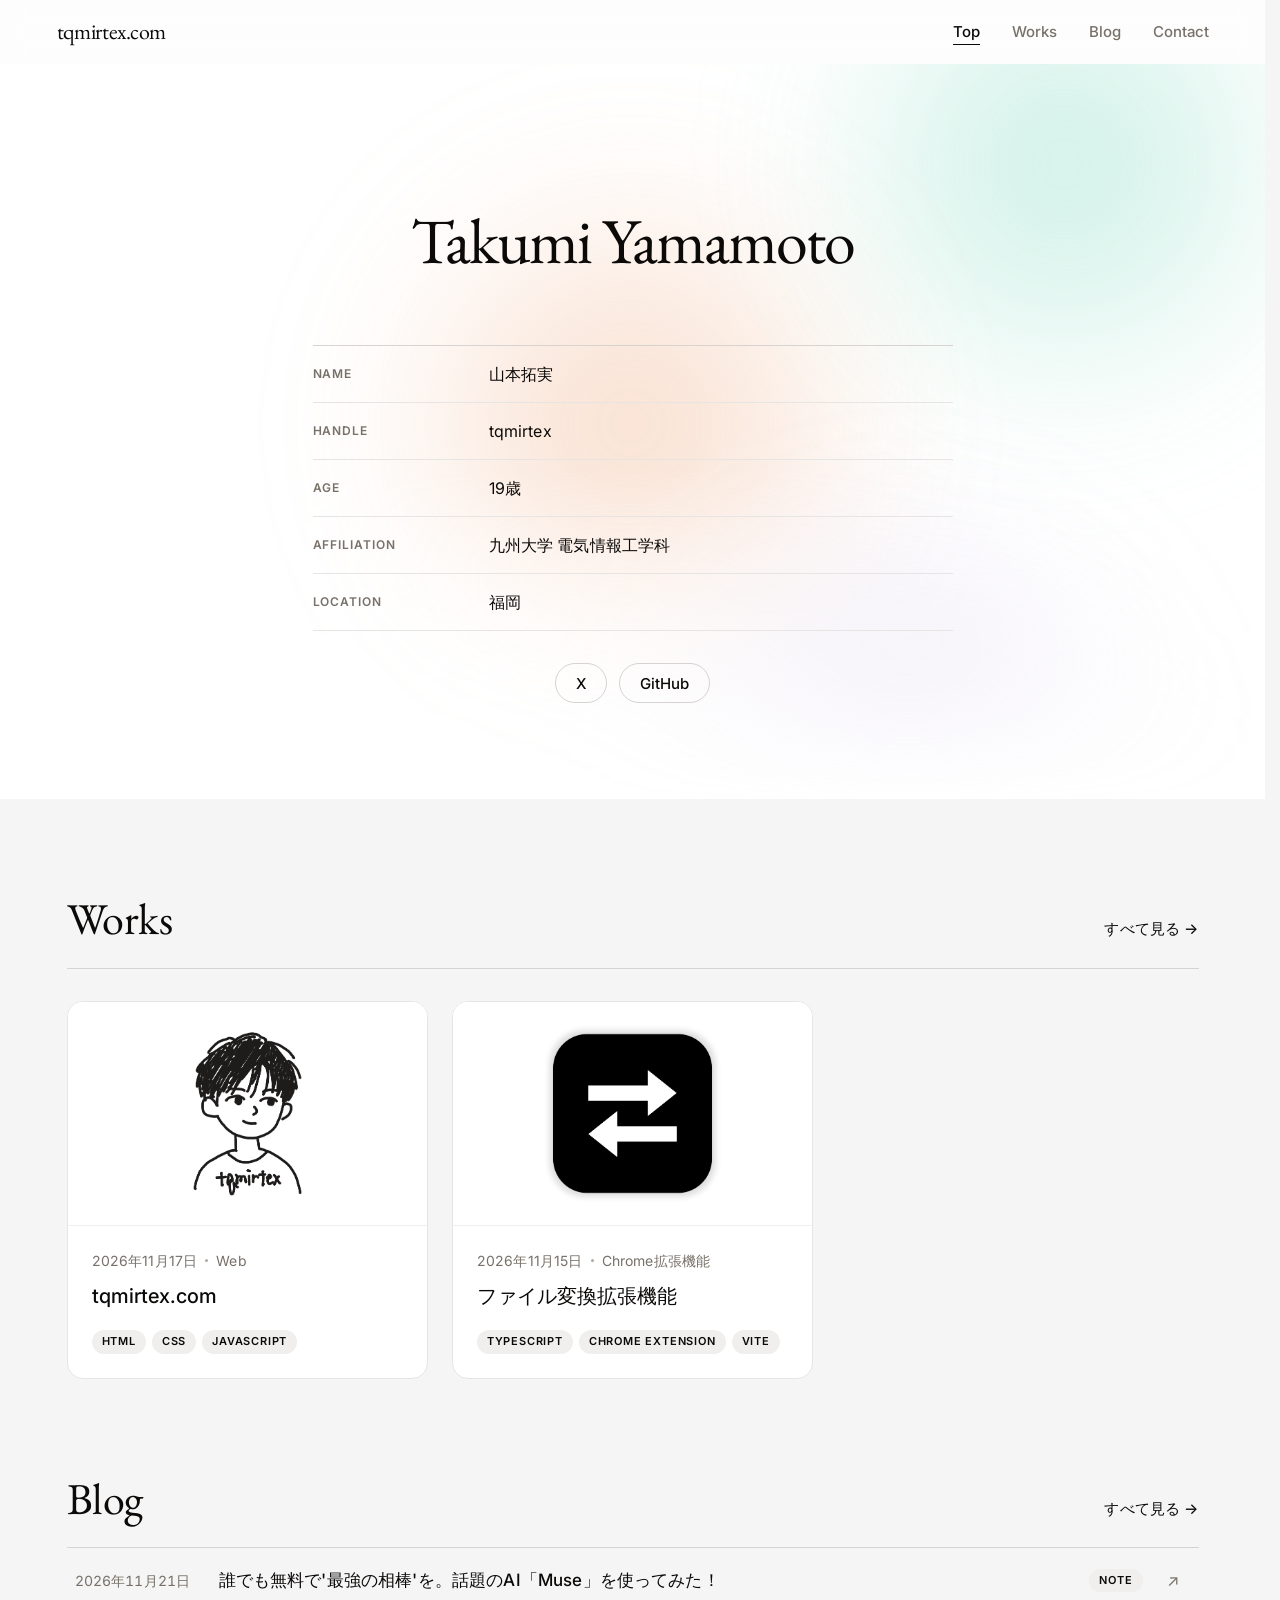
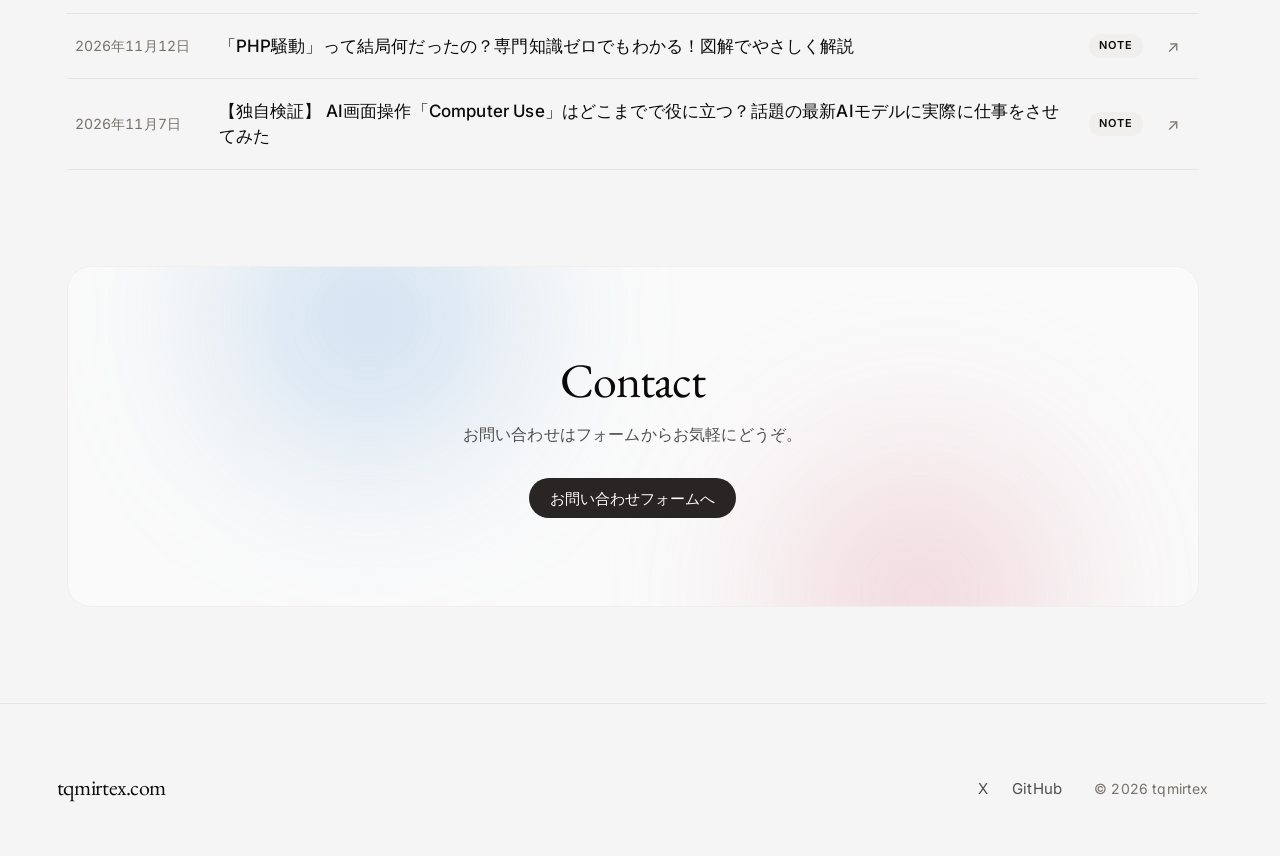
<file: index.html>
<!DOCTYPE html>
<html lang="ja" class="no-js">
<head>
  <meta charset="UTF-8">
  <meta name="viewport" content="width=device-width, initial-scale=1">
  <title>tqmirtex.com</title>
  <meta name="description" content="tqmirtex（山本拓実）のポートフォリオ">
  <meta property="og:title" content="tqmirtex.com">
  <meta property="og:type" content="website">
  <link rel="icon" href="assets/images/favicon.png" type="image/png">
  <link rel="preconnect" href="https://fonts.googleapis.com">
  <link rel="preconnect" href="https://fonts.gstatic.com" crossorigin>
  <link href="https://fonts.googleapis.com/css2?family=EB+Garamond:wght@400;600&family=Inter:wght@400;500;600&display=swap" rel="stylesheet">
  <link rel="stylesheet" href="assets/css/style.css">
</head>
<body>
  <header class="site-header">
    <div class="container site-header__inner">
      <a class="site-logo" href="./">tqmirtex.com</a>
      <button class="nav-toggle" type="button" aria-label="メニューを開く" aria-expanded="false" aria-controls="site-nav">
        <span></span><span></span>
      </button>
      <nav class="site-nav" id="site-nav">
        <a href="./" aria-current="page">Top</a>
        <a href="works/">Works</a>
        <a href="blog/">Blog</a>
        <a href="contact/">Contact</a>
      </nav>
    </div>
  </header>

  <main>
    <section class="hero">
      <div class="orbs" aria-hidden="true">
        <span class="orb orb--mint"></span>
        <span class="orb orb--peach"></span>
        <span class="orb orb--lavender"></span>
      </div>
      <div class="container hero__inner">
        <img class="hero__avatar" src="assets/images/avatar.png" alt="山本拓実のイラスト" width="340" height="510">
        <h1 class="hero__title reveal">Takumi Yamamoto</h1>

        <dl class="profile reveal">
          <div class="profile__row">
            <dt>Name</dt>
            <dd>山本拓実</dd>
          </div>
          <div class="profile__row">
            <dt>Handle</dt>
            <dd>tqmirtex</dd>
          </div>
          <div class="profile__row">
            <dt>Age</dt>
            <dd>19歳</dd>
          </div>
          <div class="profile__row">
            <dt>Affiliation</dt>
            <dd>九州大学 電気情報工学科</dd>
          </div>
          <div class="profile__row">
            <dt>Location</dt>
            <dd>福岡</dd>
          </div>
        </dl>

        <ul class="social reveal">
          <li><a class="btn btn--outline" href="https://x.com/tqmirtex" target="_blank" rel="noopener">X</a></li>
          <li><a class="btn btn--outline" href="https://github.com/tqmirtex" target="_blank" rel="noopener">GitHub</a></li>
        </ul>
      </div>
    </section>

    <section class="section">
      <div class="container">
        <div class="section__head">
          <h2 class="section__title">Works</h2>
          <a class="link-more" href="works/">すべて見る <span aria-hidden="true">→</span></a>
        </div>
        <div class="card-grid" data-works-list data-limit="3"></div>
      </div>
    </section>

    <section class="section">
      <div class="container">
        <div class="section__head">
          <h2 class="section__title">Blog</h2>
          <a class="link-more" href="blog/">すべて見る <span aria-hidden="true">→</span></a>
        </div>
        <ul class="post-list" data-blog-list data-limit="5"></ul>
      </div>
    </section>

    <section class="section section--cta">
      <div class="container">
        <div class="cta-card">
          <div class="orbs" aria-hidden="true">
            <span class="orb orb--sky"></span>
            <span class="orb orb--rose"></span>
          </div>
          <h2 class="cta-card__title">Contact</h2>
          <p class="cta-card__text">お問い合わせはフォームからお気軽にどうぞ。</p>
          <a class="btn btn--primary" href="contact/">お問い合わせフォームへ</a>
        </div>
      </div>
    </section>
  </main>

  <footer class="site-footer">
    <div class="container site-footer__inner">
      <a class="site-logo" href="./">tqmirtex.com</a>
      <ul class="site-footer__links">
        <li><a href="https://x.com/tqmirtex" target="_blank" rel="noopener">X</a></li>
        <li><a href="https://github.com/tqmirtex" target="_blank" rel="noopener">GitHub</a></li>
      </ul>
      <p class="site-footer__copy">&copy; <span data-year></span> tqmirtex</p>
    </div>
  </footer>

  <script src="assets/js/data/works.js"></script>
  <script src="assets/js/data/blog.js"></script>
  <script src="assets/js/main.js"></script>
</body>
</html>
</file>
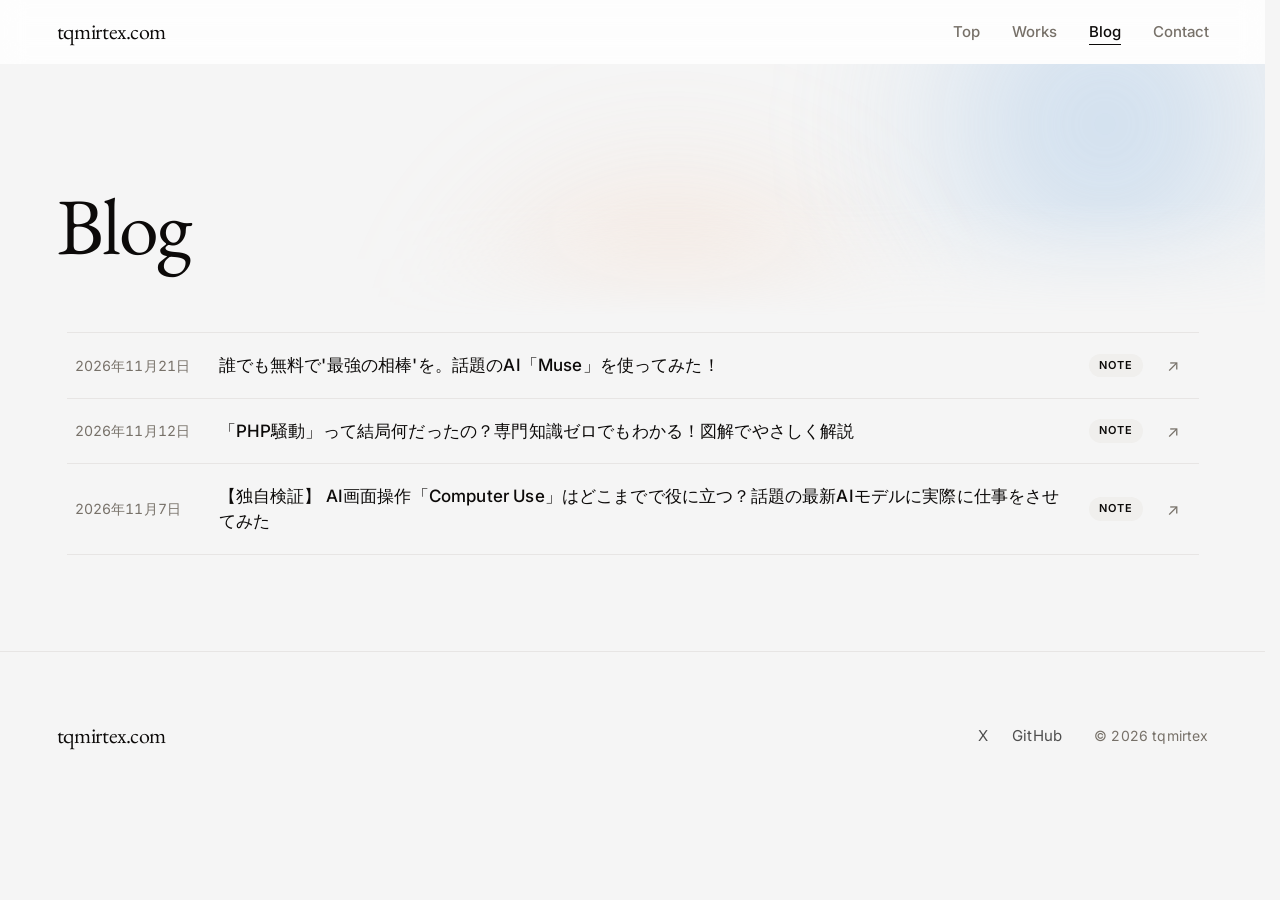
<file: blog/index.html>
<!DOCTYPE html>
<html lang="ja" class="no-js">
<head>
  <meta charset="UTF-8">
  <meta name="viewport" content="width=device-width, initial-scale=1">
  <title>Blog — tqmirtex.com</title>
  <meta name="description" content="山本拓実のブログ記事一覧">
  <link rel="icon" href="../assets/images/favicon.png" type="image/png">
  <link rel="preconnect" href="https://fonts.googleapis.com">
  <link rel="preconnect" href="https://fonts.gstatic.com" crossorigin>
  <link href="https://fonts.googleapis.com/css2?family=EB+Garamond:wght@400;600&family=Inter:wght@400;500;600&display=swap" rel="stylesheet">
  <link rel="stylesheet" href="../assets/css/style.css">
</head>
<body>
  <header class="site-header">
    <div class="container site-header__inner">
      <a class="site-logo" href="../">tqmirtex.com</a>
      <button class="nav-toggle" type="button" aria-label="メニューを開く" aria-expanded="false" aria-controls="site-nav">
        <span></span><span></span>
      </button>
      <nav class="site-nav" id="site-nav">
        <a href="../">Top</a>
        <a href="../works/">Works</a>
        <a href="../blog/" aria-current="page">Blog</a>
        <a href="../contact/">Contact</a>
      </nav>
    </div>
  </header>

  <main>
    <section class="page-head">
      <div class="orbs" aria-hidden="true">
        <span class="orb orb--sky"></span>
        <span class="orb orb--peach"></span>
      </div>
      <div class="container">
        <h1 class="page-head__title reveal">Blog</h1>
      </div>
    </section>

    <section class="section section--tight">
      <div class="container">
        <ul class="post-list" data-blog-list data-per-page="15"></ul>
        <nav class="pagination" data-pagination="blog" aria-label="ページ送り"></nav>
      </div>
    </section>
  </main>

  <footer class="site-footer">
    <div class="container site-footer__inner">
      <a class="site-logo" href="../">tqmirtex.com</a>
      <ul class="site-footer__links">
        <li><a href="https://x.com/tqmirtex" target="_blank" rel="noopener">X</a></li>
        <li><a href="https://github.com/tqmirtex" target="_blank" rel="noopener">GitHub</a></li>
      </ul>
      <p class="site-footer__copy">&copy; <span data-year></span> tqmirtex</p>
    </div>
  </footer>

  <script src="../assets/js/data/blog.js"></script>
  <script src="../assets/js/main.js"></script>
</body>
</html>
</file>
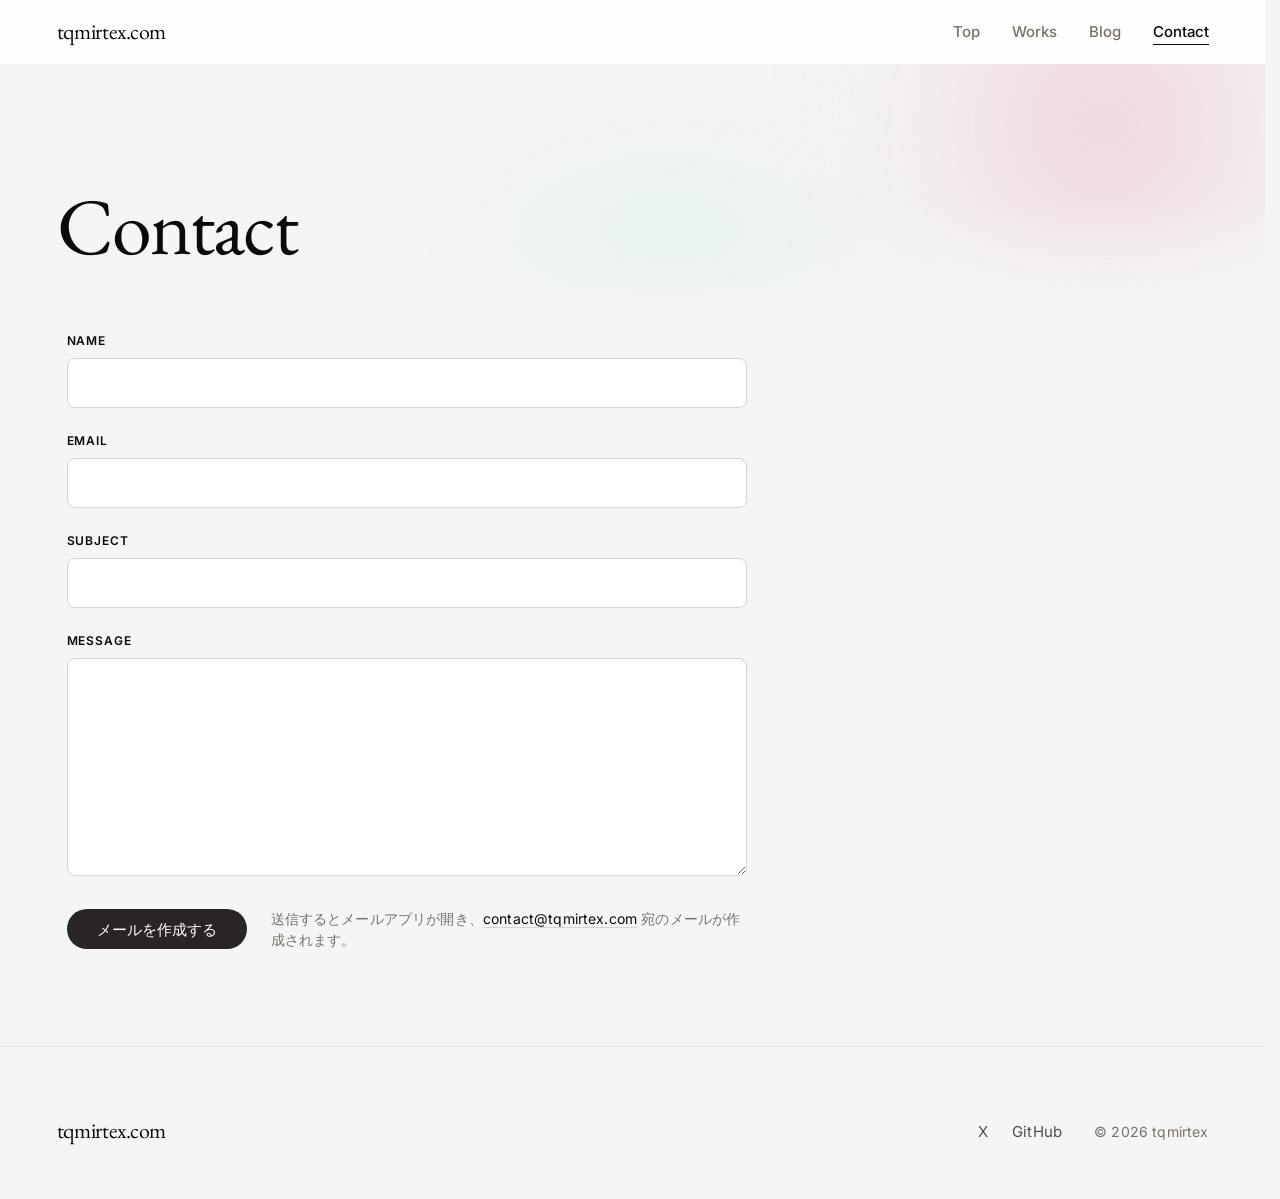
<file: contact/index.html>
<!DOCTYPE html>
<html lang="ja" class="no-js">
<head>
  <meta charset="UTF-8">
  <meta name="viewport" content="width=device-width, initial-scale=1">
  <title>Contact — tqmirtex.com</title>
  <meta name="description" content="山本拓実へのお問い合わせ">
  <link rel="icon" href="../assets/images/favicon.png" type="image/png">
  <link rel="preconnect" href="https://fonts.googleapis.com">
  <link rel="preconnect" href="https://fonts.gstatic.com" crossorigin>
  <link href="https://fonts.googleapis.com/css2?family=EB+Garamond:wght@400;600&family=Inter:wght@400;500;600&display=swap" rel="stylesheet">
  <link rel="stylesheet" href="../assets/css/style.css">
</head>
<body>
  <header class="site-header">
    <div class="container site-header__inner">
      <a class="site-logo" href="../">tqmirtex.com</a>
      <button class="nav-toggle" type="button" aria-label="メニューを開く" aria-expanded="false" aria-controls="site-nav">
        <span></span><span></span>
      </button>
      <nav class="site-nav" id="site-nav">
        <a href="../">Top</a>
        <a href="../works/">Works</a>
        <a href="../blog/">Blog</a>
        <a href="../contact/" aria-current="page">Contact</a>
      </nav>
    </div>
  </header>

  <main>
    <section class="page-head">
      <div class="orbs" aria-hidden="true">
        <span class="orb orb--rose"></span>
        <span class="orb orb--mint"></span>
      </div>
      <div class="container">
        <h1 class="page-head__title reveal">Contact</h1>
      </div>
    </section>

    <section class="section section--tight">
      <div class="container">
        <form class="contact-form" data-contact-form novalidate>
          <div class="field">
            <label for="name">Name</label>
            <input id="name" name="name" type="text" autocomplete="name" required>
            <p class="field__error" aria-live="polite"></p>
          </div>
          <div class="field">
            <label for="email">Email</label>
            <input id="email" name="email" type="email" autocomplete="email" required>
            <p class="field__error" aria-live="polite"></p>
          </div>
          <div class="field">
            <label for="subject">Subject</label>
            <input id="subject" name="subject" type="text" required>
            <p class="field__error" aria-live="polite"></p>
          </div>
          <div class="field">
            <label for="message">Message</label>
            <textarea id="message" name="message" rows="8" required></textarea>
            <p class="field__error" aria-live="polite"></p>
          </div>
          <div class="contact-form__foot">
            <button class="btn btn--primary" type="submit">メールを作成する</button>
            <p class="contact-form__note">送信するとメールアプリが開き、<a href="mailto:contact@tqmirtex.com">contact@tqmirtex.com</a> 宛のメールが作成されます。</p>
          </div>
          <p class="contact-form__status" data-form-status aria-live="polite"></p>
        </form>
      </div>
    </section>
  </main>

  <footer class="site-footer">
    <div class="container site-footer__inner">
      <a class="site-logo" href="../">tqmirtex.com</a>
      <ul class="site-footer__links">
        <li><a href="https://x.com/tqmirtex" target="_blank" rel="noopener">X</a></li>
        <li><a href="https://github.com/tqmirtex" target="_blank" rel="noopener">GitHub</a></li>
      </ul>
      <p class="site-footer__copy">&copy; <span data-year></span> tqmirtex</p>
    </div>
  </footer>

  <script src="../assets/js/main.js"></script>
</body>
</html>
</file>
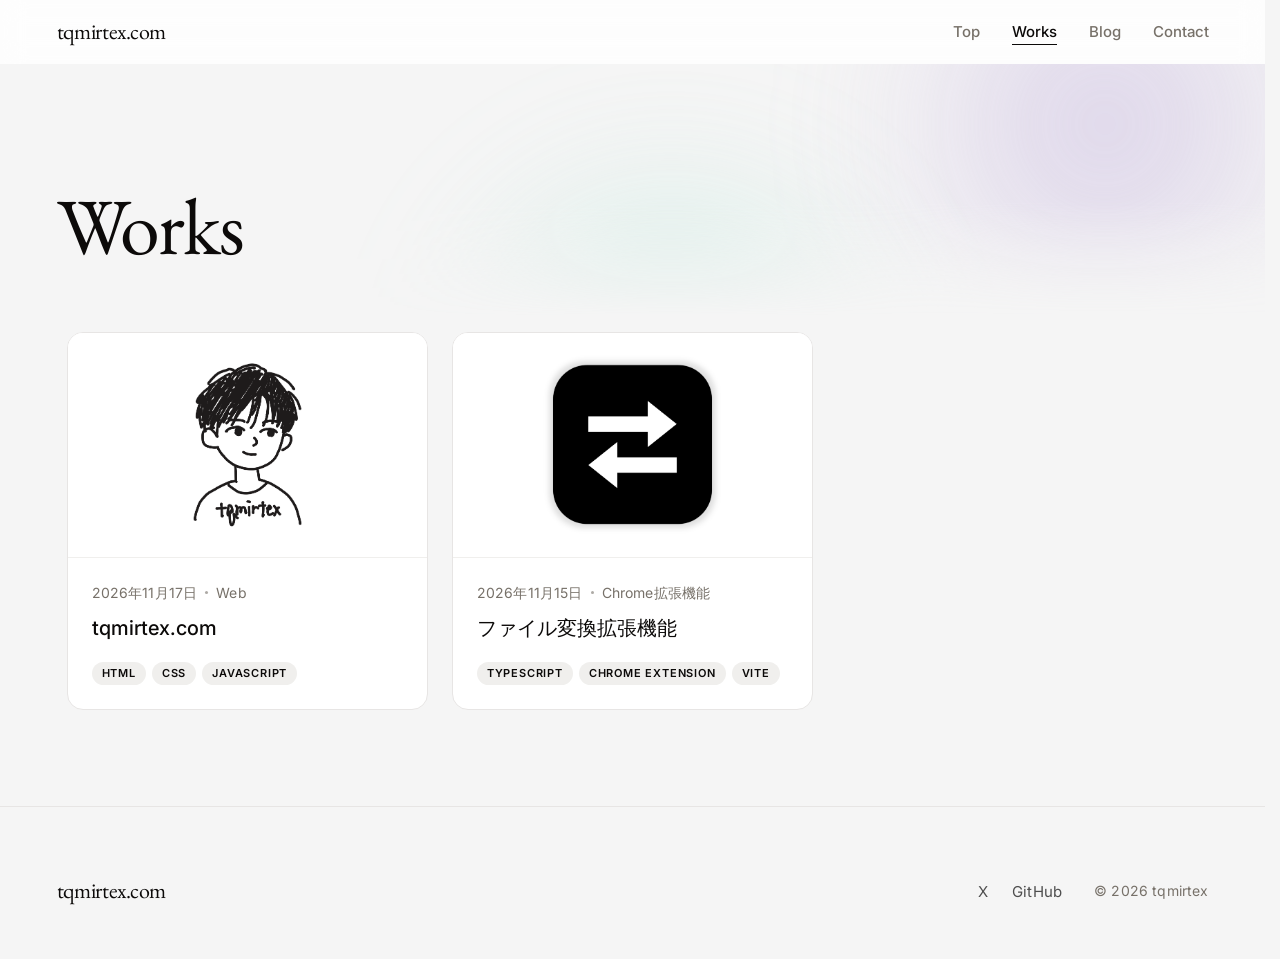
<file: works/index.html>
<!DOCTYPE html>
<html lang="ja" class="no-js">
<head>
  <meta charset="UTF-8">
  <meta name="viewport" content="width=device-width, initial-scale=1">
  <title>Works — tqmirtex.com</title>
  <meta name="description" content="山本拓実の実績一覧">
  <link rel="icon" href="../assets/images/favicon.png" type="image/png">
  <link rel="preconnect" href="https://fonts.googleapis.com">
  <link rel="preconnect" href="https://fonts.gstatic.com" crossorigin>
  <link href="https://fonts.googleapis.com/css2?family=EB+Garamond:wght@400;600&family=Inter:wght@400;500;600&display=swap" rel="stylesheet">
  <link rel="stylesheet" href="../assets/css/style.css">
</head>
<body>
  <header class="site-header">
    <div class="container site-header__inner">
      <a class="site-logo" href="../">tqmirtex.com</a>
      <button class="nav-toggle" type="button" aria-label="メニューを開く" aria-expanded="false" aria-controls="site-nav">
        <span></span><span></span>
      </button>
      <nav class="site-nav" id="site-nav">
        <a href="../">Top</a>
        <a href="../works/" aria-current="page">Works</a>
        <a href="../blog/">Blog</a>
        <a href="../contact/">Contact</a>
      </nav>
    </div>
  </header>

  <main>
    <section class="page-head">
      <div class="orbs" aria-hidden="true">
        <span class="orb orb--lavender"></span>
        <span class="orb orb--mint"></span>
      </div>
      <div class="container">
        <h1 class="page-head__title reveal">Works</h1>
      </div>
    </section>

    <section class="section section--tight">
      <div class="container">
        <div class="card-grid" data-works-list data-per-page="12"></div>
        <nav class="pagination" data-pagination="works" aria-label="ページ送り"></nav>
      </div>
    </section>
  </main>

  <footer class="site-footer">
    <div class="container site-footer__inner">
      <a class="site-logo" href="../">tqmirtex.com</a>
      <ul class="site-footer__links">
        <li><a href="https://x.com/tqmirtex" target="_blank" rel="noopener">X</a></li>
        <li><a href="https://github.com/tqmirtex" target="_blank" rel="noopener">GitHub</a></li>
      </ul>
      <p class="site-footer__copy">&copy; <span data-year></span> tqmirtex</p>
    </div>
  </footer>

  <script src="../assets/js/data/works.js"></script>
  <script src="../assets/js/main.js"></script>
</body>
</html>
</file>
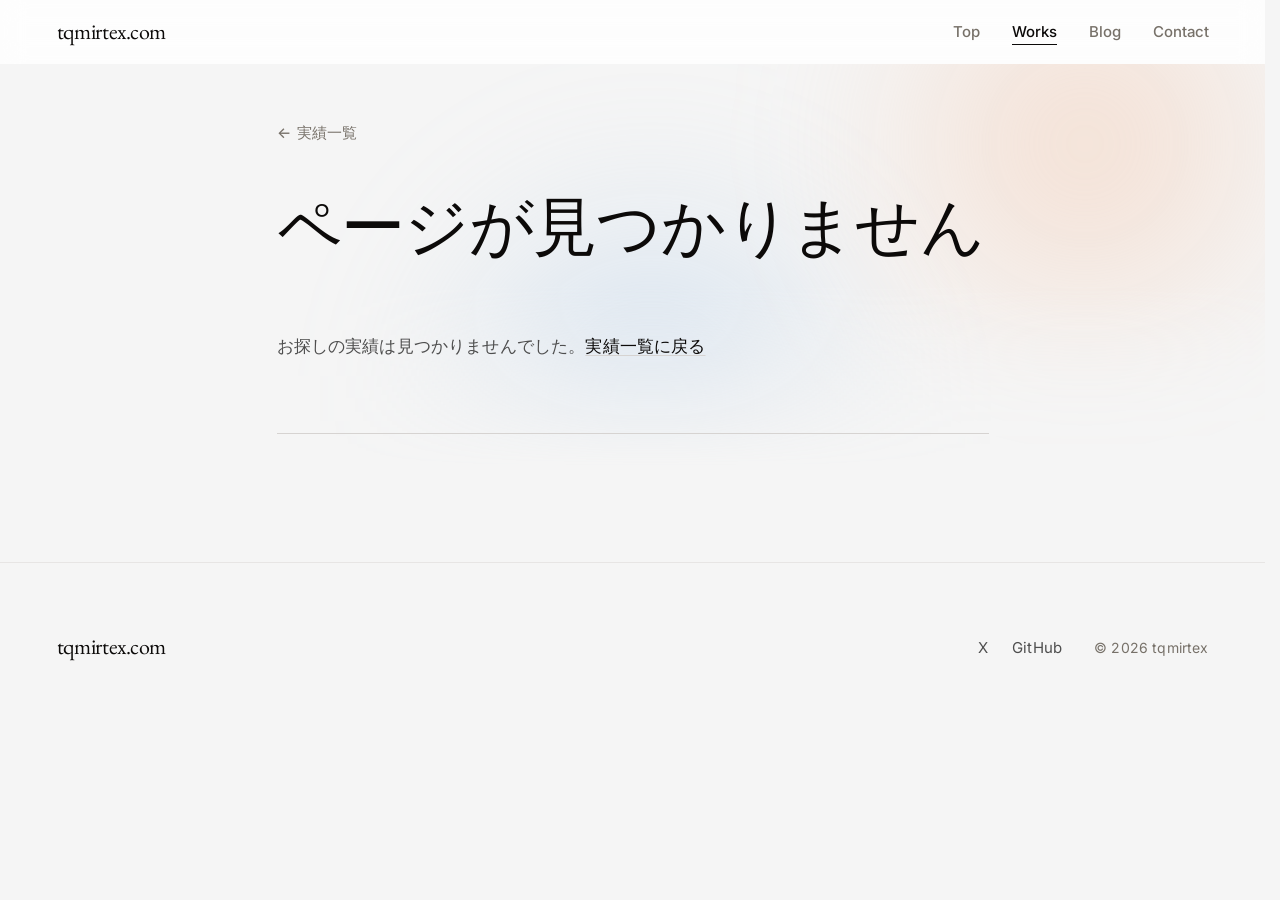
<file: works/detail.html>
<!DOCTYPE html>
<html lang="ja" class="no-js">
<head>
  <meta charset="UTF-8">
  <meta name="viewport" content="width=device-width, initial-scale=1">
  <title>Work — tqmirtex.com</title>
  <meta name="description" content="実績の詳細">
  <link rel="icon" href="../assets/images/favicon.png" type="image/png">
  <link rel="preconnect" href="https://fonts.googleapis.com">
  <link rel="preconnect" href="https://fonts.gstatic.com" crossorigin>
  <link href="https://fonts.googleapis.com/css2?family=EB+Garamond:wght@400;600&family=Inter:wght@400;500;600&display=swap" rel="stylesheet">
  <link rel="stylesheet" href="../assets/css/style.css">
</head>
<body>
  <header class="site-header">
    <div class="container site-header__inner">
      <a class="site-logo" href="../">tqmirtex.com</a>
      <button class="nav-toggle" type="button" aria-label="メニューを開く" aria-expanded="false" aria-controls="site-nav">
        <span></span><span></span>
      </button>
      <nav class="site-nav" id="site-nav">
        <a href="../">Top</a>
        <a href="../works/" aria-current="page">Works</a>
        <a href="../blog/">Blog</a>
        <a href="../contact/">Contact</a>
      </nav>
    </div>
  </header>

  <main>
    <article class="work-detail" data-work-detail>
      <div class="orbs" aria-hidden="true">
        <span class="orb orb--peach"></span>
        <span class="orb orb--sky"></span>
      </div>
      <div class="container container--narrow">
        <a class="link-back" href="./"><span aria-hidden="true">←</span> 実績一覧</a>
        <header class="work-detail__head">
          <p class="work-detail__meta"><time data-field="date"></time><span class="dot" aria-hidden="true"></span><span data-field="type"></span></p>
          <h1 class="work-detail__title" data-field="title"></h1>
          <ul class="tags" data-field="stack"></ul>
        </header>
        <figure class="work-detail__thumb"><img data-field="thumbnail" alt=""></figure>
        <div class="prose" data-field="body"></div>
        <nav class="work-detail__nav" data-field="nav" aria-label="前後の実績"></nav>
      </div>
    </article>
  </main>

  <footer class="site-footer">
    <div class="container site-footer__inner">
      <a class="site-logo" href="../">tqmirtex.com</a>
      <ul class="site-footer__links">
        <li><a href="https://x.com/tqmirtex" target="_blank" rel="noopener">X</a></li>
        <li><a href="https://github.com/tqmirtex" target="_blank" rel="noopener">GitHub</a></li>
      </ul>
      <p class="site-footer__copy">&copy; <span data-year></span> tqmirtex</p>
    </div>
  </footer>

  <script src="../assets/js/data/works.js"></script>
  <script src="../assets/js/main.js"></script>
</body>
</html>
</file>
<file: assets/css/style.css>
:root {
  --color-primary: #000000;
  --color-primary-active: #000000;
  --color-ink: #000000;
  --color-body: #60646c;
  --color-muted: #8b8f98;
  --color-line: #e6e8eb;
  --color-line-soft: #f0f0f3;
  --color-canvas: #ffffff;
  --color-canvas-soft: #ffffff;
  --color-surface: #ffffff;
  --color-surface-strong: #ffffff;
  --color-dark: #171717;
  --color-dark-soft: #b0b4ba;
  --color-red: #e62d1f;
  --font-sans: Inter, ui-sans-serif, -apple-system, BlinkMacSystemFont, "Segoe UI", sans-serif;
  --font-mono: "JetBrains Mono", "SFMono-Regular", Consolas, monospace;
  --radius-sm: 4px;
  --radius-md: 5px;
  --radius-lg: 6px;
  --shadow-soft: 0 14px 44px rgba(0, 0, 0, 0.08);
  --container: 1180px;
  --header-height: 64px;
}

* {
  box-sizing: border-box;
}

html {
  scroll-behavior: smooth;
  scroll-padding-top: calc(var(--header-height) + 24px);
}

body {
  margin: 0;
  background: var(--color-canvas);
  color: var(--color-ink);
  font-family: var(--font-sans);
  font-size: 16px;
  line-height: 1.65;
  overflow-x: hidden;
  text-rendering: optimizeLegibility;
}

body.nav-open {
  overflow: hidden;
}

img {
  display: block;
  max-width: 100%;
  height: auto;
}

a {
  color: inherit;
  text-decoration: none;
}

button,
input,
textarea {
  font: inherit;
}

input,
textarea {
  width: 100%;
}

.sr-only {
  position: absolute;
  width: 1px;
  height: 1px;
  padding: 0;
  margin: -1px;
  overflow: hidden;
  clip: rect(0, 0, 0, 0);
  white-space: nowrap;
  border: 0;
}

.skip-link {
  position: fixed;
  top: 12px;
  left: 12px;
  z-index: 100;
  padding: 10px 14px;
  background: #ffffff;
  color: var(--color-ink);
  border: 1px solid var(--color-ink);
  border-radius: var(--radius-md);
  transform: translateY(-140%);
}

.skip-link:focus {
  transform: translateY(0);
}

.site-header {
  position: sticky;
  top: 0;
  z-index: 20;
  min-height: var(--header-height);
  background: #ffffff;
  backdrop-filter: blur(18px);
}

.header-inner,
.section,
.page-hero,
.article,
.footer-inner {
  width: min(100% - 40px, var(--container));
  margin: 0 auto;
}

.header-inner {
  display: flex;
  align-items: center;
  justify-content: space-between;
  min-height: var(--header-height);
  gap: 24px;
}

.site-logo {
  display: inline-flex;
  align-items: center;
  min-height: 40px;
  font-family: var(--font-sans);
  font-size: 18px;
  font-weight: 500;
  letter-spacing: 0;
  line-height: 1;
}

.site-nav {
  display: flex;
  align-items: center;
  gap: 12px;
}

.site-nav a {
  display: inline-flex;
  align-items: center;
  min-height: 40px;
  padding: 8px 4px;
  color: var(--color-ink);
  font-size: 14px;
  font-weight: 500;
  transition: color 160ms ease, opacity 160ms ease;
}

.site-nav a[aria-current="page"] {
  color: var(--color-ink);
  background: transparent;
}

.site-nav a:hover,
.site-nav a:focus-visible {
  color: var(--color-ink);
  background: transparent;
}

.nav-toggle {
  display: none;
  align-items: center;
  justify-content: center;
  width: 42px;
  height: 42px;
  padding: 0;
  color: var(--color-ink);
  background: transparent;
  border: 0;
  border-radius: 0;
}

.nav-toggle-line,
.nav-toggle-line::before,
.nav-toggle-line::after {
  display: block;
  width: 18px;
  height: 0;
  background: transparent;
  border-top: 1px solid currentColor;
  transition: transform 180ms ease, opacity 180ms ease;
  content: "";
}

.nav-toggle-line::before {
  transform: translateY(-6px);
}

.nav-toggle-line::after {
  transform: translateY(5px);
}

.nav-open .nav-toggle-line {
  background: transparent;
  border-color: transparent;
}

.nav-open .nav-toggle-line::before {
  background: transparent;
  border-color: var(--color-ink);
  transform: translateY(1px) rotate(45deg);
}

.nav-open .nav-toggle-line::after {
  background: transparent;
  border-color: var(--color-ink);
  transform: translateY(0) rotate(-45deg);
}

.hero {
  position: relative;
  min-height: auto;
  padding: 60px 0 44px;
  overflow: hidden;
  background: #ffffff;
}

.hero-pattern {
  position: absolute;
  inset: 0;
  width: 100%;
  height: 100%;
  z-index: 0;
  pointer-events: none;
  opacity: 1;
  mask-image: linear-gradient(180deg, #000 0%, #000 68%, transparent 96%);
  -webkit-mask-image: linear-gradient(180deg, #000 0%, #000 68%, transparent 96%);
}

.hero-inner {
  position: relative;
  z-index: 1;
  display: grid;
  grid-template-columns: minmax(0, 1.05fr) minmax(300px, 0.95fr);
  align-items: center;
  gap: 56px;
  width: min(100% - 40px, var(--container));
  margin: 0 auto;
}

.hero-copy {
  max-width: 680px;
}

.eyebrow {
  margin: 0 0 14px;
  color: var(--color-muted);
  font-family: var(--font-mono);
  font-size: 12px;
  font-weight: 600;
  letter-spacing: 0;
  text-transform: uppercase;
}

h1,
h2,
h3,
p {
  overflow-wrap: anywhere;
}

h1,
h2,
h3 {
  margin: 0;
  color: var(--color-ink);
  line-height: 1.12;
  letter-spacing: 0;
}

.hero h1 {
  font-size: 64px;
  font-weight: 400;
}

.hero-title {
  display: grid;
  gap: 4px;
}

.hero-title-static {
  font-size: 0.62em;
  line-height: 1.05;
}

.typing-line {
  display: inline-flex;
  align-items: baseline;
  width: max-content;
  min-width: 13ch;
  min-height: 1.12em;
  font-family: inherit;
  font-size: 1.12em;
  font-weight: 500;
  letter-spacing: 0;
  line-height: 1.12;
}

.typing-cursor {
  display: inline-block;
  width: 2px;
  height: 0.86em;
  margin-left: 0.08em;
  background: var(--color-ink);
  transform: translateY(0.08em);
  animation: typing-cursor-blink 920ms steps(1, end) infinite;
}


@keyframes typing-cursor-blink {
  0%,
  48% {
    opacity: 1;
  }

  49%,
  100% {
    opacity: 0;
  }
}

.hero-lead {
  max-width: 600px;
  margin: 24px 0 0;
  color: var(--color-body);
  font-size: 18px;
}

.hero-actions {
  display: flex;
  flex-wrap: wrap;
  gap: 10px;
  margin-top: 32px;
}

.button {
  display: inline-flex;
  align-items: center;
  justify-content: center;
  min-height: 44px;
  padding: 11px 22px;
  border: 1px solid transparent;
  border-radius: 999px;
  font-size: 14px;
  font-weight: 700;
  line-height: 1;
  cursor: pointer;
  transition: background 180ms ease, border-color 180ms ease, color 180ms ease;
}

.button-primary {
  background: #000000;
  color: #ffffff;
  border-color: #000000;
}

.button-primary:hover {
  background: #1f1f1f;
  border-color: #1f1f1f;
  color: #ffffff;
}

.button-secondary {
  background: #f4f4f4;
  color: var(--color-ink);
  border-color: #f4f4f4;
}

.button-secondary:hover {
  background: #e8e8e8;
  border-color: #e8e8e8;
  color: var(--color-ink);
}

.button-invert {
  background: #000000;
  color: #ffffff;
  border-color: #000000;
}

.button-invert:hover {
  background: #1f1f1f;
  border-color: #1f1f1f;
  color: #ffffff;
}

.text-link {
  display: inline-flex;
  align-items: center;
  min-height: 40px;
  color: var(--color-ink);
  font-weight: 400;
  text-decoration: none;
  transition: color 180ms ease;
}

.text-link:hover,
.text-link:focus-visible {
  color: #a4a7ae;
}

.hero-visual {
  position: relative;
  width: min(100%, 430px);
  margin-left: auto;
}

.hero-visual::before {
  position: absolute;
  content: "";
}

.hero-visual::before {
  inset: 10%;
  background: transparent;
  filter: blur(46px);
  transform: translateY(28px);
}

.hero-visual img {
  position: relative;
  z-index: 1;
  width: 100%;
  border-radius: var(--radius-lg);
  box-shadow: var(--shadow-soft);
}

.hero-visual-name {
  position: relative;
  z-index: 1;
  display: grid;
  align-items: center;
  justify-content: center;
  gap: 12px;
  margin: 18px 0 0;
  color: #000000;
  line-height: 1;
  letter-spacing: 0;
  text-align: center;
  width: 100%;
}

.hero-visual-handle {
  font-size: 46px;
  font-weight: 500;
}

.hero-visual-subname {
  color: var(--color-muted);
  font-size: 16px;
  font-weight: 400;
}

.section {
  padding: 96px 0;
}

#profile {
  padding-top: 72px;
}

.section-muted {
  width: 100%;
  max-width: none;
  padding-right: max(20px, calc((100vw - var(--container)) / 2));
  padding-left: max(20px, calc((100vw - var(--container)) / 2));
  background: #ffffff;
}

.section-dark {
  width: 100%;
  max-width: none;
  padding-right: max(20px, calc((100vw - var(--container)) / 2));
  padding-left: max(20px, calc((100vw - var(--container)) / 2));
  background: #ffffff;
  color: var(--color-ink);
}

.section-dark h2 {
  color: var(--color-ink);
}

.section-dark .eyebrow {
  color: var(--color-muted);
}

.section-dark p {
  color: var(--color-body);
}

.section-heading {
  max-width: 760px;
  margin-bottom: 42px;
}

.section-heading-row {
  display: flex;
  align-items: end;
  justify-content: space-between;
  max-width: none;
  gap: 24px;
}

.section-heading h2,
.page-hero h1 {
  font-size: 42px;
}

.section-heading h2 {
  font-weight: 400;
}

.page-hero h1 {
  font-weight: 400;
}

.profile-layout {
  display: grid;
  grid-template-columns: minmax(0, 1fr) 280px;
  gap: 40px;
  align-items: start;
}

.profile-main,
.profile-side,
.work-card {
  border: 1px solid var(--color-line);
  border-radius: var(--radius-lg);
  background: var(--color-surface);
}

.profile-main {
  padding: 32px;
}

.profile-list {
  display: grid;
  gap: 18px;
  margin: 0;
}

.profile-list div {
  display: grid;
  grid-template-columns: 120px minmax(0, 1fr);
  gap: 20px;
  padding-bottom: 18px;
  border-bottom: 1px solid var(--color-line-soft);
}

.profile-list div:last-child {
  padding-bottom: 0;
  border-bottom: 0;
}

.profile-list dt {
  color: var(--color-muted);
  font-family: var(--font-mono);
  font-size: 12px;
  font-weight: 600;
}

.profile-list dd {
  margin: 0;
}

.profile-copy {
  display: grid;
  grid-template-columns: 120px minmax(0, 1fr);
  gap: 20px;
  min-height: 20px;
  margin-top: 24px;
  padding-top: 24px;
  border-top: 1px solid var(--color-line-soft);
}

.profile-copy-label {
  margin: 0;
  color: var(--color-muted);
  font-family: var(--font-mono);
  font-size: 12px;
  font-weight: 600;
}

.profile-copy p:not(.profile-copy-label) {
  margin: 0;
  color: var(--color-ink);
}

.profile-side {
  display: grid;
  gap: 8px;
  padding: 24px;
}

.side-title {
  margin: 0 0 8px;
  color: var(--color-muted);
  font-family: var(--font-mono);
  font-size: 12px;
  font-weight: 600;
}

.profile-side a {
  display: flex;
  align-items: center;
  gap: 12px;
  min-height: 40px;
  padding: 8px 0;
  border-bottom: 1px solid var(--color-line-soft);
  font-weight: 400;
}

.sns-icon {
  display: inline-flex;
  align-items: center;
  justify-content: center;
  flex: 0 0 auto;
  width: 36px;
  height: 36px;
  color: #ffffff;
  border-radius: var(--radius-md);
}

.sns-icon svg {
  display: block;
  width: 22px;
  height: 22px;
  fill: currentColor;
}

.sns-icon-github {
  background: #000000;
}

.sns-icon-facebook {
  background: #1877f2;
}

.works-grid,
.archive-grid {
  display: grid;
  grid-template-columns: repeat(3, minmax(0, 1fr));
  gap: 24px;
}

.work-card {
  overflow: visible;
  border: 0;
  border-radius: 0;
  background: transparent;
}

.work-card-link {
  display: block;
  color: inherit;
}

.work-thumb {
  display: block;
  aspect-ratio: 16 / 10;
  overflow: hidden;
  border-radius: var(--radius-md);
  background: #ffffff;
}

.work-thumb img {
  width: 100%;
  height: 100%;
  object-fit: cover;
}

.card-body {
  padding: 24px;
}

.work-card .card-body {
  display: block;
  padding: 18px 0 0;
}

.meta,
.tech {
  margin: 0;
  color: var(--color-muted);
  font-family: var(--font-mono);
  font-size: 12px;
  letter-spacing: 0;
}

.card-body h2,
.card-body h3,
.card-title,
.blog-row h2,
.blog-row h3 {
  display: block;
  margin-top: 10px;
  font-size: 22px;
  font-weight: 400;
}

.card-body p:not(.meta):not(.tech),
.card-summary,
.blog-row p:not(.meta) {
  display: block;
  margin: 12px 0 0;
  color: var(--color-body);
}

.tech {
  display: block;
  margin-top: 18px;
  color: var(--color-ink);
}

.blog-list {
  display: grid;
  border-top: 1px solid var(--color-line);
}

.blog-row {
  border-bottom: 1px solid var(--color-line);
}

.blog-row > a {
  display: grid;
  grid-template-columns: 190px minmax(0, 1fr);
  gap: 24px;
  align-items: center;
  padding: 24px 0;
  color: inherit;
}

.blog-row h2,
.blog-row h3 {
  margin-top: 0;
  font-size: 20px;
}

.page-hero {
  padding: 84px 0 56px;
}

.page-hero + .section {
  padding-top: 56px;
}

.page-hero h1 {
  margin-bottom: 18px;
}

.page-hero p:not(.eyebrow) {
  max-width: 660px;
  margin: 0;
  color: var(--color-body);
  font-size: 18px;
}

.article {
  max-width: 880px;
  padding: 84px 0 96px;
}

.article-header {
  margin-top: 24px;
  margin-bottom: 32px;
}

.article-header h1 {
  font-size: 48px;
  font-weight: 400;
}

.article-header p:not(.eyebrow):not(.tags) {
  margin: 20px 0 0;
  color: var(--color-body);
  font-size: 18px;
}

.article-image {
  width: 100%;
  aspect-ratio: 16 / 9;
  object-fit: cover;
  border-radius: var(--radius-lg);
  border: 1px solid var(--color-line);
}

.article-body {
  margin-top: 40px;
}

.article-body h2 {
  margin: 36px 0 12px;
  font-size: 26px;
  font-weight: 400;
}

.article-body p {
  margin: 0 0 18px;
  color: var(--color-body);
}

.article-body .article-link-action {
  margin-top: 32px;
}

.contact-layout {
  display: grid;
  grid-template-columns: minmax(0, 0.85fr) minmax(320px, 1fr);
  gap: 56px;
  align-items: start;
}

.contact-layout h2 {
  font-size: 40px;
  font-weight: 400;
}

.contact-form {
  display: grid;
  gap: 16px;
}

.contact-form label {
  display: grid;
  gap: 8px;
}

.contact-form span {
  color: var(--color-ink);
  font-size: 14px;
  font-weight: 600;
}

.contact-form input,
.contact-form textarea {
  min-height: 44px;
  padding: 12px 14px;
  color: var(--color-ink);
  background: #ffffff;
  border: 1px solid var(--color-line);
  border-radius: var(--radius-md);
  outline: none;
}

.contact-form textarea {
  resize: vertical;
}

.contact-form button {
  justify-self: end;
  min-width: 180px;
}

.contact-form input:focus,
.contact-form textarea:focus {
  border-color: var(--color-ink);
  box-shadow: 0 0 0 3px rgba(23, 23, 23, 0.1);
}

.form-message {
  margin: 0;
  color: var(--color-ink);
}

.site-footer {
  padding: 58px 0;
  border-top: 1px solid var(--color-line);
}

.footer-inner {
  display: grid;
  grid-template-columns: 1fr;
  gap: 22px;
}

.footer-inner nav {
  display: flex;
  flex-wrap: wrap;
  gap: 10px 18px;
}

.footer-inner nav a,
.footer-inner p {
  color: var(--color-body);
  font-size: 14px;
}

.footer-inner p {
  margin: 0;
}

.not-found {
  display: grid;
  min-height: 100svh;
  place-items: center;
  padding: 32px 20px;
}

.not-found-inner {
  max-width: 620px;
  text-align: center;
}

.not-found h1 {
  font-size: 48px;
}

.not-found p:not(.eyebrow) {
  margin: 18px 0 28px;
  color: var(--color-body);
}

.section-reveal {
  opacity: 0;
  transform: translateY(22px);
  transition: opacity 520ms ease, transform 520ms ease;
}

.section-reveal.is-visible {
  opacity: 1;
  transform: translateY(0);
}

@media (max-width: 980px) {
  .hero-inner,
  .profile-layout,
  .contact-layout {
    grid-template-columns: 1fr;
  }

  .hero-copy {
    display: contents;
  }

  .hero-title {
    order: 1;
  }

  .hero-lead {
    order: 2;
  }

  .hero-visual {
    order: 3;
    margin: 0;
    width: min(100%, 380px);
  }

  .hero-actions {
    order: 4;
  }

  .works-grid,
  .archive-grid {
    grid-template-columns: repeat(2, minmax(0, 1fr));
  }

  .blog-row > a {
    grid-template-columns: 1fr;
    gap: 8px;
  }
}

@media (max-width: 760px) {
  .header-inner,
  .section,
  .page-hero,
  .article,
  .footer-inner {
    width: min(100% - 32px, var(--container));
  }

  .nav-toggle {
    display: inline-flex;
  }

  .site-nav {
    position: fixed;
    top: var(--header-height);
    right: 0;
    left: 0;
    display: grid;
    gap: 0;
    padding: 18px 24px 28px;
    background: #ffffff;
    border: 0;
    border-bottom: 1px solid var(--color-line);
    border-radius: 0;
    box-shadow: none;
    transform: translateY(-100%);
    opacity: 0;
    pointer-events: none;
    transition: opacity 220ms ease, transform 220ms ease;
  }

  .nav-open .site-nav {
    transform: translateY(0);
    opacity: 1;
    pointer-events: auto;
  }

  .site-nav a {
    justify-content: flex-start;
    min-height: 48px;
    padding: 8px 0;
    text-align: left;
  }

  .hero {
    min-height: auto;
    padding: 48px 0 44px;
  }

  .hero h1 {
    font-size: 42px;
  }

  .hero-lead,
  .page-hero p:not(.eyebrow),
  .article-header p:not(.eyebrow):not(.tags) {
    font-size: 16px;
  }

  .section {
    padding-top: 72px;
    padding-bottom: 72px;
  }

  .page-hero + .section {
    padding-top: 48px;
  }

  .section-heading-row {
    align-items: start;
    flex-direction: column;
    gap: 10px;
  }

  .section-heading h2,
  .page-hero h1,
  .contact-layout h2,
  .not-found h1 {
    font-size: 34px;
  }

  .article-header h1 {
    font-size: 36px;
  }

  .contact-form button {
    justify-self: stretch;
    width: 100%;
  }

  .profile-main {
    padding: 24px;
  }

  .profile-list div {
    grid-template-columns: 1fr;
    gap: 4px;
  }

  .profile-copy {
    grid-template-columns: 1fr;
    gap: 4px;
  }

  .works-grid,
  .archive-grid {
    grid-template-columns: 1fr;
  }

}

@media (max-width: 460px) {
  .hero h1 {
    font-size: 42px;
  }

  .hero-visual-handle {
    font-size: 34px;
  }

  .hero-visual-subname {
    font-size: 14px;
  }

  .hero-actions,
  .button {
    width: 100%;
  }

  .card-body,
  .profile-main,
  .profile-side {
    padding: 20px;
  }
}

@media (prefers-reduced-motion: reduce) {
  *,
  *::before,
  *::after {
    scroll-behavior: auto !important;
    animation-duration: 0.01ms !important;
    animation-iteration-count: 1 !important;
    transition-duration: 0.01ms !important;
  }

  .section-reveal {
    opacity: 1;
    transform: none;
  }

  .hero-pattern {
    opacity: 1;
  }
}

/* ==========================================================
   tqmirtex.com
   Design tokens follow docs/design.md
   ========================================================== */

:root {
  /* Colors */
  --c-primary: #292524;
  --c-primary-active: #0c0a09;
  --c-ink: #0c0a09;
  --c-body: #4e4e4e;
  --c-muted: #777169;
  --c-muted-soft: #a8a29e;
  --c-hairline: #e7e5e4;
  --c-hairline-soft: #f0efed;
  --c-hairline-strong: #d6d3d1;
  --c-canvas: #f5f5f5;
  --c-canvas-soft: #fafafa;
  --c-surface: #ffffff;
  --c-surface-strong: #f0efed;
  --c-on-primary: #ffffff;
  --c-mint: #a7e5d3;
  --c-peach: #f4c5a8;
  --c-lavender: #c8b8e0;
  --c-sky: #a8c8e8;
  --c-rose: #e8b8c4;
  --c-error: #dc2626;
  --c-success: #16a34a;

  /* Type */
  --f-display: "EB Garamond", "Times New Roman", serif;
  --f-body: "Inter", system-ui, -apple-system, "Segoe UI", sans-serif;

  /* Radius */
  --r-md: 8px;
  --r-lg: 12px;
  --r-xl: 16px;
  --r-xxl: 24px;
  --r-pill: 9999px;

  /* Spacing */
  --s-xs: 8px;
  --s-sm: 12px;
  --s-base: 16px;
  --s-md: 20px;
  --s-lg: 24px;
  --s-xl: 32px;
  --s-xxl: 48px;
  --s-section: 96px;

  --header-h: 64px;
  --shadow-soft: 0 4px 16px rgba(0, 0, 0, 0.04);
  --ease: cubic-bezier(0.22, 0.61, 0.36, 1);
}

/* ---------- Base ---------- */

*,
*::before,
*::after { box-sizing: border-box; }

html { -webkit-text-size-adjust: 100%; scroll-behavior: smooth; scrollbar-gutter: stable; }

body {
  margin: 0;
  background: var(--c-canvas);
  color: var(--c-body);
  font-family: var(--f-body);
  font-size: 16px;
  line-height: 1.5;
  letter-spacing: 0.16px;
  -webkit-font-smoothing: antialiased;
  -moz-osx-font-smoothing: grayscale;
  overflow-x: hidden;
}

img { display: block; max-width: 100%; height: auto; }
a { color: inherit; text-decoration: none; }
ul, ol { margin: 0; padding: 0; list-style: none; }
h1, h2, h3, p, dl, dd, figure { margin: 0; }

:focus-visible { outline: 2px solid var(--c-ink); outline-offset: 3px; border-radius: 4px; }

main { position: relative; }

.container {
  width: 100%;
  max-width: 1200px;
  margin: 0 auto;
  padding: 0 var(--s-lg);
}
.container--narrow { max-width: 760px; }

/* ---------- Buttons ---------- */

.btn {
  display: inline-flex;
  align-items: center;
  justify-content: center;
  height: 40px;
  padding: 0 20px;
  border-radius: var(--r-pill);
  font: 500 15px/1 var(--f-body);
  letter-spacing: 0;
  cursor: pointer;
  border: 1px solid transparent;
  transition: background-color .2s var(--ease), border-color .2s var(--ease), color .2s var(--ease);
}
.btn--primary { background: var(--c-primary); color: var(--c-on-primary); }
.btn--primary:hover { background: var(--c-primary-active); }
.btn--primary:active { background: var(--c-primary-active); transform: translateY(1px); }
.btn--outline { background: transparent; color: var(--c-ink); border-color: var(--c-hairline-strong); }
.btn--outline:hover { border-color: var(--c-ink); }

/* ---------- Header ---------- */

.site-header {
  position: sticky;
  top: 0;
  z-index: 50;
  height: var(--header-h);
  background: rgba(255, 255, 255, 0.82);
  backdrop-filter: saturate(140%) blur(12px);
  -webkit-backdrop-filter: saturate(140%) blur(12px);
  border-bottom: 1px solid transparent;
  transition: border-color .3s var(--ease);
}
.site-header.is-scrolled { border-bottom-color: var(--c-hairline); }

.site-header__inner {
  height: 100%;
  display: flex;
  align-items: center;
  justify-content: space-between;
}

.site-logo {
  font-family: var(--f-display);
  font-size: 22px;
  font-weight: 400;
  letter-spacing: -0.3px;
  color: var(--c-ink);
}

.site-nav { display: flex; gap: var(--s-xl); }
.site-nav a {
  position: relative;
  min-height: 0;
  padding: 0;
  line-height: 1.4;
  font-size: 15px;
  font-weight: 500;
  letter-spacing: 0;
  color: var(--c-muted);
  transition: color .2s var(--ease);
}
.site-nav a:hover,
.site-nav a[aria-current="page"] { color: var(--c-ink); }
/* Underline that draws in from the left on hover */
.site-nav a::after {
  content: "";
  position: absolute;
  left: 0; right: 0; bottom: -3px;
  height: 1px;
  background: var(--c-ink);
  transform: scaleX(0);
  transform-origin: left;
  transition: transform .5s var(--ease);
}
.site-nav a:hover::after,
.site-nav a[aria-current="page"]::after { transform: scaleX(1); }

.nav-toggle {
  display: none;
  position: relative;
  width: 40px;
  height: 40px;
  margin-right: -8px;
  padding: 0;
  background: none;
  border: 0;
  cursor: pointer;
}
.nav-toggle span {
  position: absolute;
  left: 11px;
  width: 18px;
  height: 1px;
  background: var(--c-ink);
  transition: transform .3s var(--ease), top .3s var(--ease);
}
.nav-toggle span:first-child { top: 16px; }
.nav-toggle span:last-child { top: 23px; }
.nav-toggle[aria-expanded="true"] span:first-child { top: 20px; transform: rotate(45deg); }
.nav-toggle[aria-expanded="true"] span:last-child { top: 20px; transform: rotate(-45deg); }

/* ---------- Atmospheric orbs ---------- */

.orbs {
  position: absolute;
  inset: 0;
  overflow: hidden;
  pointer-events: none;
  z-index: 0;
}
.hero > .orbs,
.page-head > .orbs,
.work-detail > .orbs {
  -webkit-mask-image: linear-gradient(to bottom, #000 55%, transparent 100%);
  mask-image: linear-gradient(to bottom, #000 55%, transparent 100%);
}
.orb {
  position: absolute;
  width: 560px;
  height: 560px;
  border-radius: 50%;
  filter: blur(72px);
  opacity: 0.65;
  animation: drift 22s ease-in-out infinite alternate;
}
.orb--mint     { background: radial-gradient(circle, var(--c-mint) 0%, transparent 70%); }
.orb--peach    { background: radial-gradient(circle, var(--c-peach) 0%, transparent 70%); }
.orb--lavender { background: radial-gradient(circle, var(--c-lavender) 0%, transparent 70%); }
.orb--sky      { background: radial-gradient(circle, var(--c-sky) 0%, transparent 70%); }
.orb--rose     { background: radial-gradient(circle, var(--c-rose) 0%, transparent 70%); }

.orbs .orb:nth-child(1) { top: -180px; right: -80px; }
.orbs .orb:nth-child(2) { top: 80px; right: 28%; animation-delay: -7s; animation-duration: 26s; }
.orbs .orb:nth-child(3) { bottom: -260px; right: 6%; animation-delay: -13s; animation-duration: 30s; }

@keyframes drift {
  0%   { transform: translate3d(0, 0, 0) scale(1); }
  50%  { transform: translate3d(-40px, 30px, 0) scale(1.06); }
  100% { transform: translate3d(30px, -20px, 0) scale(0.96); }
}

/* ---------- Hero ---------- */

.hero {
  position: relative;
  padding: 120px 0 var(--s-section);
}
.hero__inner { position: relative; z-index: 1; }

.hero__avatar {
  position: absolute;
  top: 50%;
  right: var(--s-lg, 24px);
  transform: translateY(-50%);
  width: 240px;
  height: auto;
  pointer-events: none;
}
/* Below this width the icon would have to shrink, so hide it and center the profile block */
@media (max-width: 1311px) {
  .hero__avatar { display: none; }
  .hero__title { text-align: center; }
  .profile { margin-left: auto; margin-right: auto; max-width: 400px; }
  .profile__row { grid-template-columns: 110px 1fr; }
  .hero .social { justify-content: center; }
}

.hero__title {
  margin-top: var(--s-lg);
  font-family: var(--f-display);
  font-size: clamp(48px, 9vw, 104px);
  font-weight: 400;
  line-height: 1.02;
  letter-spacing: -0.03em;
  color: var(--c-ink);
}

.profile {
  margin-top: 72px;
  max-width: 640px;
  border-top: 1px solid var(--c-hairline-strong);
}
.profile__row {
  display: grid;
  grid-template-columns: 160px 1fr;
  gap: var(--s-base);
  padding: var(--s-base) 0;
  border-bottom: 1px solid var(--c-hairline);
}
.profile dt {
  font-size: 12px;
  font-weight: 600;
  letter-spacing: 0.96px;
  text-transform: uppercase;
  color: var(--c-muted);
  padding-top: 3px;
}
.profile dd { color: var(--c-ink); }

.social { display: flex; gap: var(--s-sm); margin-top: var(--s-xl); }

/* ---------- Page head (sub pages) ---------- */

.page-head {
  position: relative;
  padding: 104px 0 var(--s-xxl);
}
.page-head .container { position: relative; z-index: 1; }
.page-head .orb { width: 480px; height: 480px; }
.page-head__title {
  margin-top: var(--s-base);
  font-family: var(--f-display);
  font-size: clamp(48px, 7vw, 80px);
  font-weight: 400;
  line-height: 1.05;
  letter-spacing: -0.025em;
  color: var(--c-ink);
}

/* ---------- Sections ---------- */

.section { padding: var(--s-section) 0 0; position: relative; }
.section--tight { padding-top: var(--s-base); }
.section--cta { padding-bottom: 0; }

.section__head {
  display: flex;
  align-items: baseline;
  justify-content: space-between;
  gap: var(--s-base);
  padding-bottom: var(--s-lg);
  margin-bottom: var(--s-xl);
  border-bottom: 1px solid var(--c-hairline-strong);
}
.section__title {
  font-family: var(--f-display);
  font-size: 44px;
  font-weight: 400;
  line-height: 1.1;
  letter-spacing: -0.5px;
  color: var(--c-ink);
}

.link-more {
  font-size: 15px;
  font-weight: 500;
  color: var(--c-ink);
  white-space: nowrap;
}
.link-more span { display: inline-block; transition: transform .25s var(--ease); }
.link-more:hover span { transform: translateX(4px); }

.empty { color: var(--c-muted); padding: var(--s-xl) 0; }

/* ---------- Work cards ---------- */

.card-grid {
  display: grid;
  grid-template-columns: repeat(3, 1fr);
  gap: var(--s-lg);
}

.work-card {
  display: flex;
  flex-direction: column;
  height: 100%;
  background: var(--c-surface);
  border: 1px solid var(--c-hairline);
  border-radius: var(--r-xl);
  overflow: hidden;
  transition: transform .9s var(--ease), opacity .9s var(--ease);
}
.work-card:hover {
  transform: translateY(-6px);
}
.work-card__thumb {
  aspect-ratio: 16 / 10;
  overflow: hidden;
  background: var(--c-canvas-soft);
  border-bottom: 1px solid var(--c-hairline-soft);
}
.work-card__thumb img {
  width: 100%;
  height: 100%;
  object-fit: cover;
  transition: transform 1.4s var(--ease);
}
.work-card:hover .work-card__thumb img { transform: scale(1.03); }


.work-card__body {
  display: flex;
  flex-direction: column;
  gap: var(--s-sm);
  flex: 1;
  padding: var(--s-lg);
}
.work-card__meta {
  display: flex;
  align-items: center;
  gap: var(--s-xs);
  font-size: 14px;
  color: var(--c-muted);
}
.work-card__title {
  font-size: 20px;
  font-weight: 500;
  line-height: 1.35;
  letter-spacing: 0;
  color: var(--c-ink);
}
.work-card .tags { margin-top: auto; padding-top: var(--s-xs); }

.dot {
  width: 3px;
  height: 3px;
  border-radius: 50%;
  background: currentColor;
  opacity: .6;
}

.tags { display: flex; flex-wrap: wrap; gap: 6px; }
.tag {
  display: inline-flex;
  align-items: center;
  padding: 4px 10px;
  border-radius: var(--r-pill);
  background: var(--c-surface-strong);
  color: var(--c-ink);
  font-size: 11px;
  font-weight: 600;
  line-height: 1.4;
  letter-spacing: 0.8px;
  text-transform: uppercase;
}

/* ---------- Blog rows ---------- */

.post-list { border-top: 1px solid var(--c-hairline); }
.section__head + .post-list { border-top: 0; margin-top: calc(-1 * var(--s-xl)); }

.post-row {
  display: grid;
  grid-template-columns: 120px 1fr auto 24px;
  align-items: center;
  gap: var(--s-lg);
  padding: var(--s-md) var(--s-xs);
  border-bottom: 1px solid var(--c-hairline);
  transition: background-color .8s var(--ease), padding .8s var(--ease), transform .9s var(--ease), opacity .9s var(--ease);
}
.post-row:hover { background: var(--c-surface); padding-left: var(--s-base); padding-right: var(--s-base); }
.post-row__date { font-size: 14px; color: var(--c-muted); font-variant-numeric: tabular-nums; }
.post-row__title { font-size: 17px; font-weight: 500; color: var(--c-ink); line-height: 1.45; }
.post-row__arrow {
  color: var(--c-muted);
  transition: transform .7s var(--ease), color .7s var(--ease);
}
.post-row:hover .post-row__arrow { color: var(--c-ink); transform: translate(2px, -2px); }

/* ---------- Pagination ---------- */

.pagination {
  display: flex;
  justify-content: center;
  gap: 6px;
  margin-top: var(--s-xxl);
}
.pagination:empty { display: none; }
.pagination a,
.pagination span {
  display: inline-flex;
  align-items: center;
  justify-content: center;
  min-width: 40px;
  height: 40px;
  padding: 0 12px;
  border-radius: var(--r-pill);
  font-size: 15px;
  font-weight: 500;
  color: var(--c-muted);
  border: 1px solid transparent;
  transition: border-color .2s var(--ease), color .2s var(--ease);
}
.pagination a:hover { color: var(--c-ink); border-color: var(--c-hairline-strong); }
.pagination [aria-current="page"] { background: var(--c-primary); color: var(--c-on-primary); }
.pagination .is-disabled { opacity: .35; pointer-events: none; }

/* ---------- CTA card ---------- */

.cta-card {
  position: relative;
  overflow: hidden;
  padding: 88px var(--s-xl);
  border-radius: var(--r-xxl);
  background: var(--c-canvas-soft);
  border: 1px solid var(--c-hairline-soft);
  text-align: center;
}
.cta-card > :not(.orbs) { position: relative; z-index: 1; }
.cta-card .orb { width: 420px; height: 420px; opacity: .7; }
.cta-card .orb:nth-child(1) { top: -160px; left: 8%; right: auto; }
.cta-card .orb:nth-child(2) { top: auto; bottom: -200px; right: 6%; }
.cta-card__title {
  font-family: var(--f-display);
  font-size: 48px;
  font-weight: 400;
  line-height: 1.08;
  letter-spacing: -0.96px;
  color: var(--c-ink);
}
.cta-card__text { margin: var(--s-base) 0 var(--s-xl); color: var(--c-body); }

/* ---------- Work detail ---------- */

.work-detail { position: relative; padding: 56px 0 0; }
.work-detail .container { position: relative; z-index: 1; }
.work-detail .orb { width: 520px; height: 520px; opacity: .5; }

.link-back {
  display: inline-flex;
  gap: 6px;
  font-size: 15px;
  font-weight: 500;
  color: var(--c-muted);
  transition: color .2s var(--ease);
}
.link-back:hover { color: var(--c-ink); }

.work-detail__head { margin: var(--s-xxl) 0 var(--s-xl); }
.work-detail__meta {
  display: flex;
  align-items: center;
  gap: var(--s-xs);
  font-size: 14px;
  color: var(--c-muted);
}
.work-detail__title {
  margin: var(--s-base) 0 var(--s-lg);
  font-family: var(--f-display);
  font-size: clamp(40px, 6vw, 64px);
  font-weight: 400;
  line-height: 1.05;
  letter-spacing: -0.02em;
  color: var(--c-ink);
}
.work-detail__thumb {
  overflow: hidden;
  border-radius: var(--r-xl);
  border: 1px solid var(--c-hairline);
  background: var(--c-surface);
}
.work-detail__thumb img { width: 100%; aspect-ratio: 16 / 10; object-fit: cover; }

.prose { margin-top: var(--s-xxl); color: var(--c-body); font-size: 17px; line-height: 1.75; }
.prose > * + * { margin-top: 1.1em; }
.prose h2 {
  margin-top: 2em;
  font-family: var(--f-display);
  font-size: 32px;
  font-weight: 400;
  line-height: 1.15;
  letter-spacing: -0.32px;
  color: var(--c-ink);
}
.prose h3 { margin-top: 1.6em; font-size: 18px; font-weight: 500; color: var(--c-ink); }
.prose a { color: var(--c-ink); text-decoration: underline; text-underline-offset: 3px; text-decoration-color: var(--c-hairline-strong); }
.prose a:hover { text-decoration-color: var(--c-ink); }
.prose ul { padding-left: 1.2em; list-style: disc; }
.prose li + li { margin-top: .35em; }
.prose img { border-radius: var(--r-lg); border: 1px solid var(--c-hairline); }
.prose code {
  font-size: .9em;
  padding: 2px 6px;
  border-radius: 4px;
  background: var(--c-surface-strong);
}

.work-detail__nav {
  display: grid;
  grid-template-columns: 1fr 1fr;
  gap: var(--s-base);
  margin-top: 72px;
  padding-top: var(--s-xl);
  border-top: 1px solid var(--c-hairline-strong);
}
.work-detail__nav a {
  display: flex;
  flex-direction: column;
  gap: 4px;
  padding: var(--s-md) var(--s-lg);
  border-radius: var(--r-xl);
  border: 1px solid var(--c-hairline);
  background: var(--c-surface);
  transition: border-color .7s var(--ease), box-shadow .7s var(--ease);
}
.work-detail__nav a:hover { border-color: var(--c-hairline-strong); box-shadow: var(--shadow-soft); }
.work-detail__nav .next { grid-column: 2; text-align: right; }
.work-detail__nav small {
  font-size: 12px;
  font-weight: 600;
  letter-spacing: 0.96px;
  text-transform: uppercase;
  color: var(--c-muted);
}
.work-detail__nav strong { font-weight: 500; color: var(--c-ink); }

/* ---------- Contact form ---------- */

.contact-form { display: grid; gap: var(--s-lg); max-width: 680px; }
.field { display: grid; gap: var(--s-xs); }
.field label {
  font-size: 12px;
  font-weight: 600;
  letter-spacing: 0.96px;
  text-transform: uppercase;
  color: var(--c-ink);
}
.field input,
.field textarea {
  width: 100%;
  min-height: 44px;
  padding: 12px 16px;
  font: 400 16px/1.5 var(--f-body);
  letter-spacing: 0.16px;
  color: var(--c-ink);
  background: var(--c-surface);
  border: 1px solid var(--c-hairline-strong);
  border-radius: var(--r-md);
  transition: border-color .2s var(--ease), box-shadow .2s var(--ease);
  -webkit-appearance: none;
  appearance: none;
}
.field textarea { resize: vertical; min-height: 180px; }
.field input:focus,
.field textarea:focus {
  outline: none;
  border-color: var(--c-ink);
  box-shadow: 0 0 0 1px var(--c-ink);
}
.field.is-invalid input,
.field.is-invalid textarea { border-color: var(--c-error); box-shadow: 0 0 0 1px var(--c-error); }
.field__error { min-height: 0; font-size: 14px; color: var(--c-error); }
.field__error:empty { display: none; }

.contact-form__foot {
  display: flex;
  align-items: center;
  flex-wrap: wrap;
  gap: var(--s-base) var(--s-lg);
  margin-top: var(--s-xs);
}
.contact-form__note { flex: 1 1 280px; font-size: 14px; color: var(--c-muted); }
.contact-form__note a { color: var(--c-ink); text-decoration: underline; text-underline-offset: 3px; text-decoration-color: var(--c-hairline-strong); }
.contact-form__status { font-size: 15px; color: var(--c-success); }
.contact-form__status:empty { display: none; }

/* ---------- Footer ---------- */

.site-footer { margin-top: var(--s-section); padding: 64px 0 48px; border-top: 1px solid var(--c-hairline); }
.site-footer__inner {
  display: flex;
  align-items: center;
  justify-content: space-between;
  flex-wrap: wrap;
  gap: var(--s-base) var(--s-xl);
}
.site-footer__links { display: flex; gap: var(--s-lg); margin-left: auto; }
.site-footer__links a { font-size: 15px; color: var(--c-body); transition: color .2s var(--ease); }
.site-footer__links a:hover { color: var(--c-ink); }
.site-footer__copy { font-size: 14px; color: var(--c-muted); }

/* ---------- Reveal on scroll ---------- */

.reveal { opacity: 0; transform: translateY(14px); transition: opacity .9s var(--ease), transform .9s var(--ease); }
/* Cards and rows keep their slow hover transitions alongside the reveal fade
   (the plain .reveal shorthand above would otherwise override them). */
.work-card.reveal { transition: opacity .9s var(--ease), transform .9s var(--ease); }
.post-row.reveal { transition: opacity .9s var(--ease), transform .9s var(--ease), background-color .8s var(--ease), padding .8s var(--ease); }
.reveal.is-visible { opacity: 1; transform: none; }
.work-card.reveal.is-visible:hover { transform: translateY(-6px); }
.no-js .reveal { opacity: 1; transform: none; }

@media (prefers-reduced-motion: reduce) {
  html { scroll-behavior: auto; }
  .orb { animation: none; }
  .reveal { opacity: 1; transform: none; transition: none; }
  * { transition-duration: 0s !important; }
}

/* ---------- Responsive ---------- */

@media (max-width: 1024px) {
  .card-grid { grid-template-columns: repeat(2, 1fr); }
  .orb { width: 440px; height: 440px; }
}

@media (max-width: 768px) {
  .nav-toggle { display: block; }
  .site-nav {
    position: fixed;
    top: var(--header-h);
    left: 0;
    right: 0;
    flex-direction: column;
    gap: 0;
    padding: var(--s-xs) var(--s-lg) var(--s-lg);
    background: var(--c-canvas);
    border-bottom: 1px solid var(--c-hairline);
    opacity: 0;
    visibility: hidden;
    transform: translateY(-8px);
    transition: opacity .25s var(--ease), transform .25s var(--ease), visibility .25s;
  }
  .site-nav.is-open { opacity: 1; visibility: visible; transform: none; pointer-events: auto; }
  .site-nav a {
    padding: var(--s-base) 0;
    font-family: var(--f-display);
    font-size: 28px;
    font-weight: 400;
    border-bottom: 1px solid var(--c-hairline);
  }
  .site-nav a:last-child { border-bottom: 0; }
  .site-nav a::after { display: none; }

  .post-row { grid-template-columns: 1fr auto; gap: 4px var(--s-base); }
  .post-row__date { order: 1; }
  .post-row .tag { order: 2; justify-self: end; }
  .post-row__title { order: 3; grid-column: 1 / -1; }
  .post-row__arrow { display: none; }
}

@media (max-width: 640px) {
  :root { --s-section: 72px; }
  .container { padding: 0 var(--s-base); }
  .hero { padding-top: 72px; }
  .hero__inner { padding: 0 40px; }
  .profile { margin-top: var(--s-xxl); }
  .profile__row { grid-template-columns: 1fr; gap: 4px; }
  .card-grid { grid-template-columns: 1fr; }
  .orb { width: 320px; height: 320px; filter: blur(56px); }
  .page-head { padding-top: 72px; }
  .section__title { font-size: 36px; }
  .cta-card { padding: 64px var(--s-lg); }
  .cta-card__title { font-size: 40px; }
  .work-detail__nav { grid-template-columns: 1fr; }
  .work-detail__nav .next { grid-column: auto; }
  .site-footer__inner { flex-direction: column; align-items: flex-start; }
  .site-footer__links { margin-left: 0; }
}
</file>
